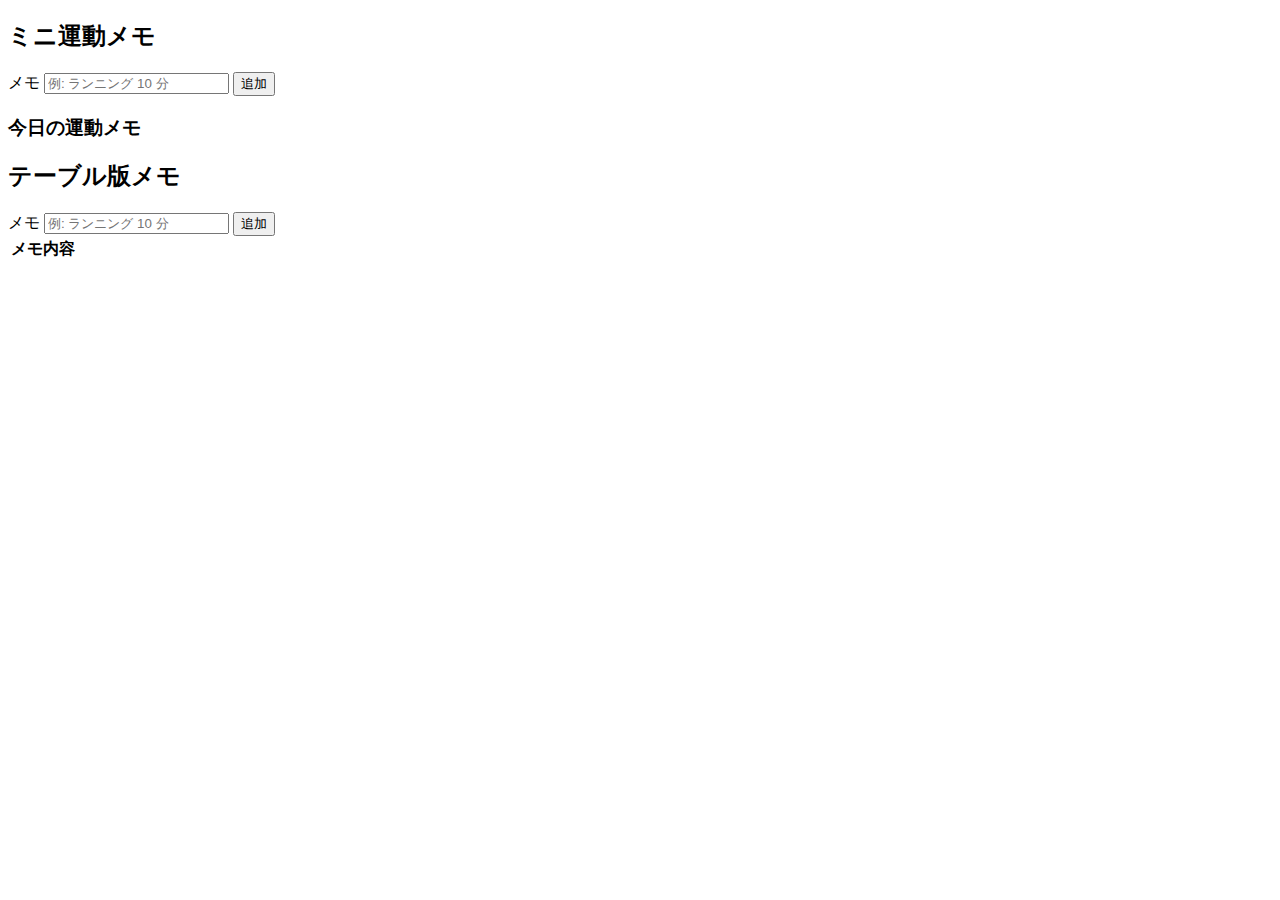
<file: index.html>
<!DOCTYPE html>
<html lang="en">
  <head>
    <meta charset="UTF-8" />
    <meta name="viewport" content="width=device-width, initial-scale=1.0" />

    <title>exercise-tracker</title>
  </head>
  <body>
    <!-- タイトルH2で作成
     ラベルを作成，インプット，サブミットのボタン
    -->
    <form id="memo-form">
      <h2>ミニ運動メモ</h2>
      <label for="memo" class="required">メモ</label>
      <input
        id="memo"
        type="text"
        required
        placeholder="例: ランニング 10 分"
      />
      <button type="submit">追加</button>
    </form>
    <!-- 追加した内容を表示するためのリスト -->
    <h3>今日の運動メモ</h3>
    <ul id="memo-list"></ul>

    <!-- テーブルメモ -->
    <h2>テーブル版メモ</h2>
    <form id="table-memo-form">
      <label for="table-memo" class="required">メモ</label>
      <input
        id="table-memo"
        type="text"
        required
        placeholder="例: ランニング 10 分"
      />
      <button type="submit">追加</button>
    </form>
    <!-- テーブルで表示する部分 -->
    <table>
      <thead>
        <!-- 表の行の定義 -->
        <tr>
          <!-- テーブルヘッダー -->
          <th>メモ内容</th>
        </tr>
      </thead>
      <!-- ここをJSで書き換える -->
      <tbody id="table-memo-body"></tbody>
    </table>

    <script src="script.js"></script>
  </body>
</html>
</file>
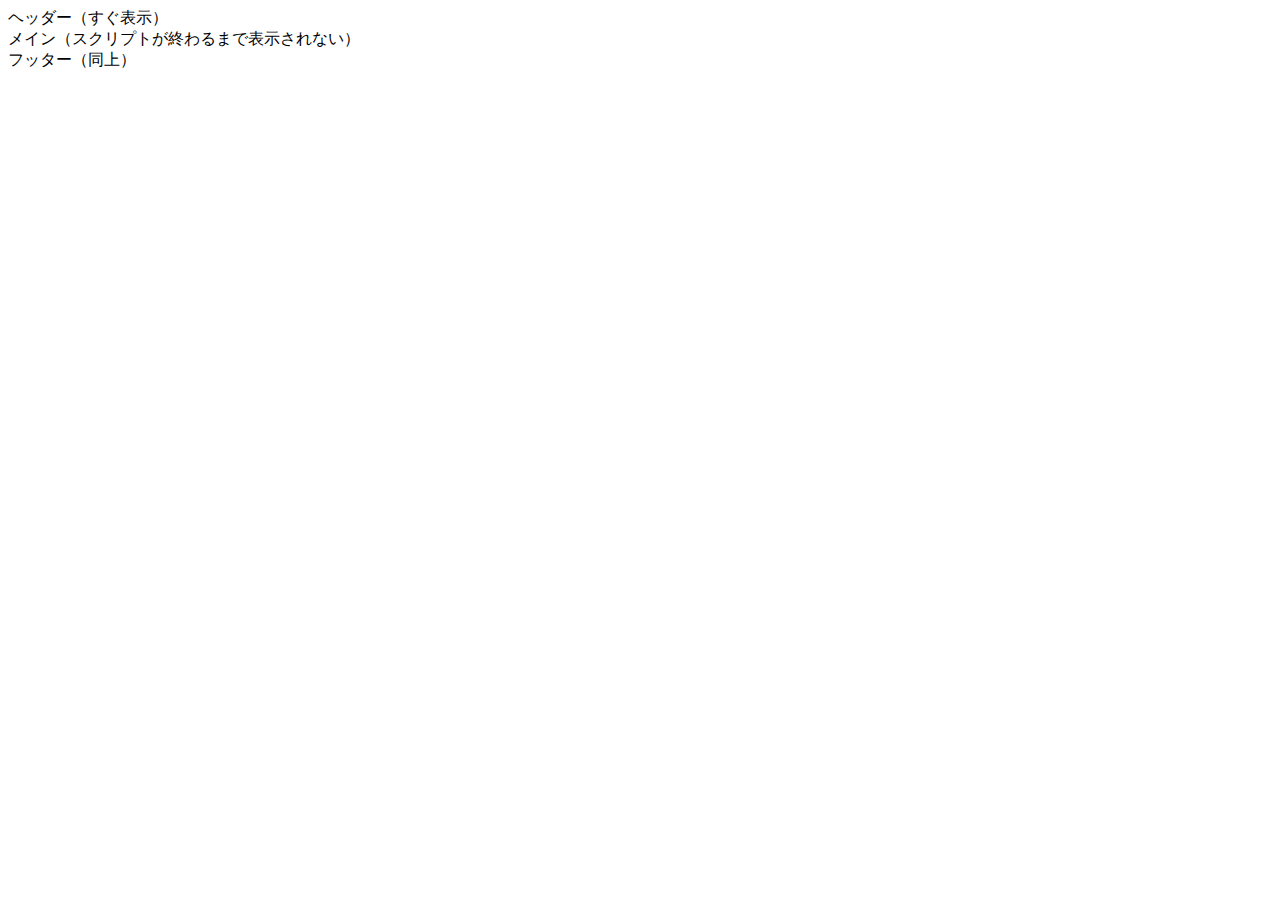
<file: defer-practice/index.html>
<!DOCTYPE html>
<html lang="en">
  <head>
    <meta charset="UTF-8" />
    <meta name="viewport" content="width=device-width, initial-scale=1.0" />
    <script defer src="block.js"></script>
    <title>Document</title>
  </head>
  <body>
    <header>ヘッダー（すぐ表示）</header>
    <main>メイン（スクリプトが終わるまで表示されない）</main>
    <footer>フッター（同上）</footer>
  </body>
</html>
</file>
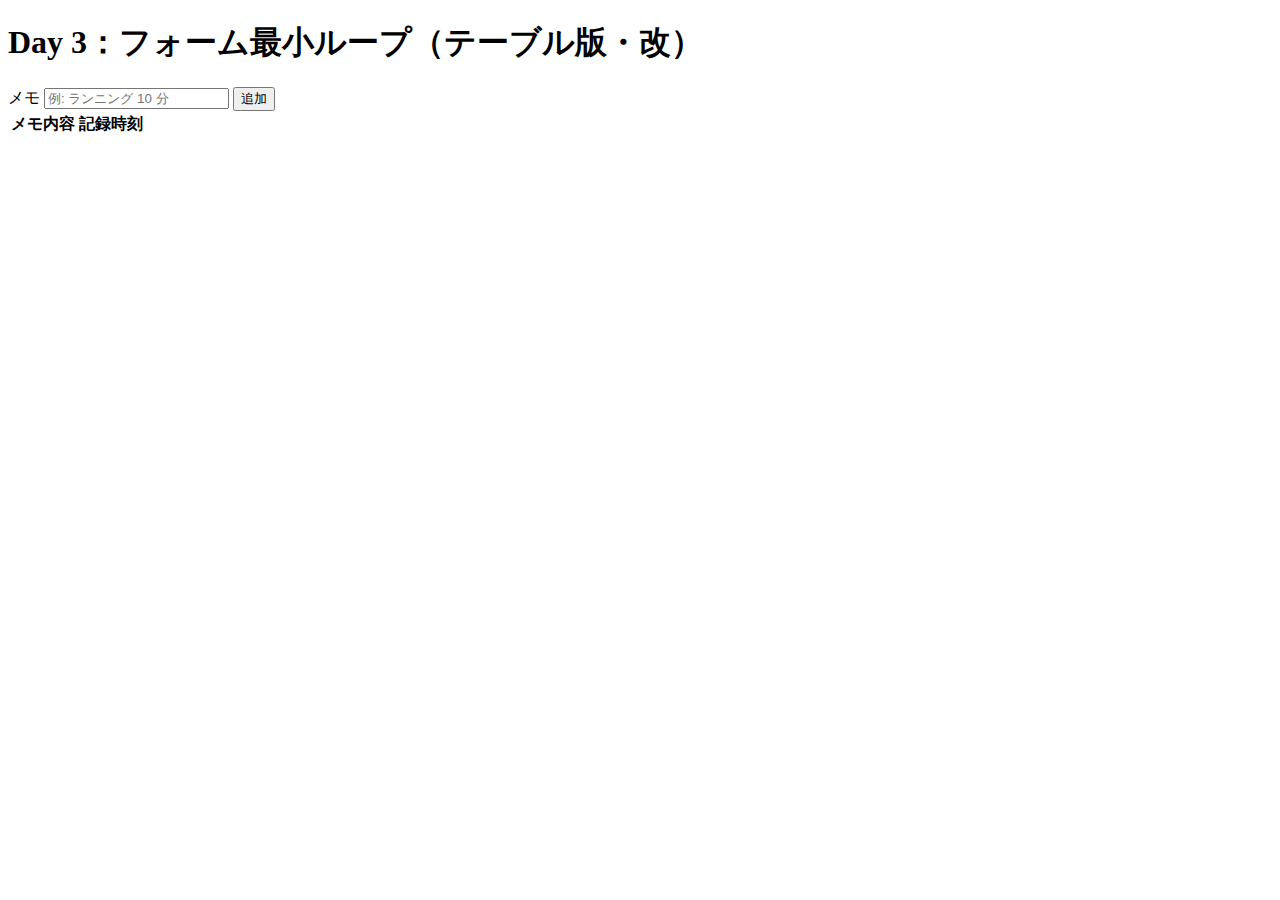
<file: descending-logs/index.html>
<!DOCTYPE html>
<html lang="ja">
  <head>
    <meta charset="utf-8" />
    <title>Day 3：フォーム最小ループ（テーブル版・改）</title>
    <style>
      /* （見た目を整えるCSS、内容は前と同じなので省略） */
    </style>
  </head>
  <body>
    <!-- TODO 虹色にする -->
    <h1>Day 3：フォーム最小ループ（テーブル版・改）</h1>

    <form id="table-memo-form">
      <label for="table-memo" class="required">メモ</label>
      <input
        id="table-memo"
        type="text"
        required
        placeholder="例: ランニング 10 分"
      />
      <!-- <input type="date" /> -->
      <button type="submit">追加</button>
    </form>

    <table>
      <thead>
        <tr>
          <th>メモ内容</th>
          <th>記録時刻</th>
        </tr>
      </thead>
      <tbody id="table-memo-body"></tbody>
    </table>

    <script src="./script.js"></script>
  </body>
</html>
</file>
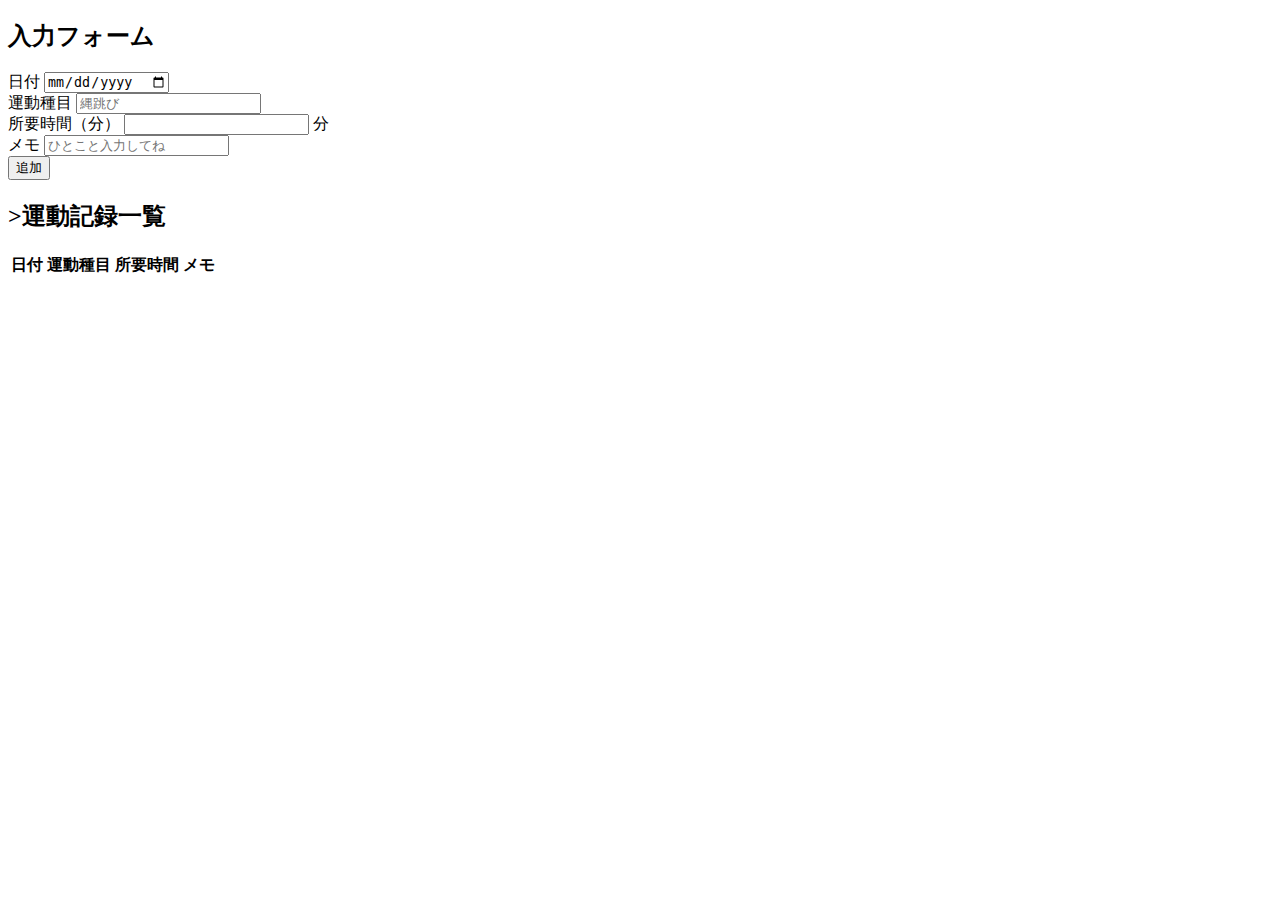
<file: 本番用ファイル/index.html>
<!DOCTYPE html>
<html lang="ja">
  <head>
    <meta charset="UTF-8" />
    <meta name="viewport" content="width=device-width, initial-scale=1.0" />
    <title>運動記録アプリ</title>
    <meta
      name="description"
      content="有酸素運動のみ記録ができるシンプルなアプリです"
    />
  </head>
  <body>
    <!-- 入力フォーム -->
    <section id="input-form-section">
      <h2>入力フォーム</h2>
      <form id="input-form">
        <!-- 日付の入力エリア -->
        <div class="form-field">
          <label for="date">日付</label>
          <input type="date" id="date" name="date" class="required" required />
        </div>
        <!-- 運動種目の入力エリア -->
        <div class="form-field">
          <label for="type">運動種目</label>
          <input
            type="text"
            id="type"
            name="type"
            class="required"
            required
            placeholder="縄跳び"
          />
        </div>
        <!-- 所要時間の入力エリア -->
        <div class="form-field">
          <label for="requiredTime">所要時間（分）</label>

          <input
            type="number"
            id="requiredTime"
            name="requiredTime"
            class="required"
            min="0"
            required
          />
          <span>分</span>
        </div>
        <!-- メモの入力エリア -->
        <div class="form-field">
          <label for="memo">メモ</label>
          <input
            type="text"
            id="memo"
            name="memo"
            placeholder="ひとこと入力してね"
          />
        </div>
        <button type="submit">追加</button>
      </form>
    </section>
    <!-- フィルターの設定画面 -->
    <!-- 記録の一覧画面 -->
    <section id="input-display-section">
      <h2>>運動記録一覧</h2>
      <table id="input-table">
        <thead>
          <tr>
            <th>日付</th>
            <th>運動種目</th>
            <th>所要時間</th>
            <th>メモ</th>
          </tr>
        </thead>
        <tbody id="table-body"></tbody>
      </table>
    </section>
    <script src="script.js"></script>
  </body>
</html>
</file>
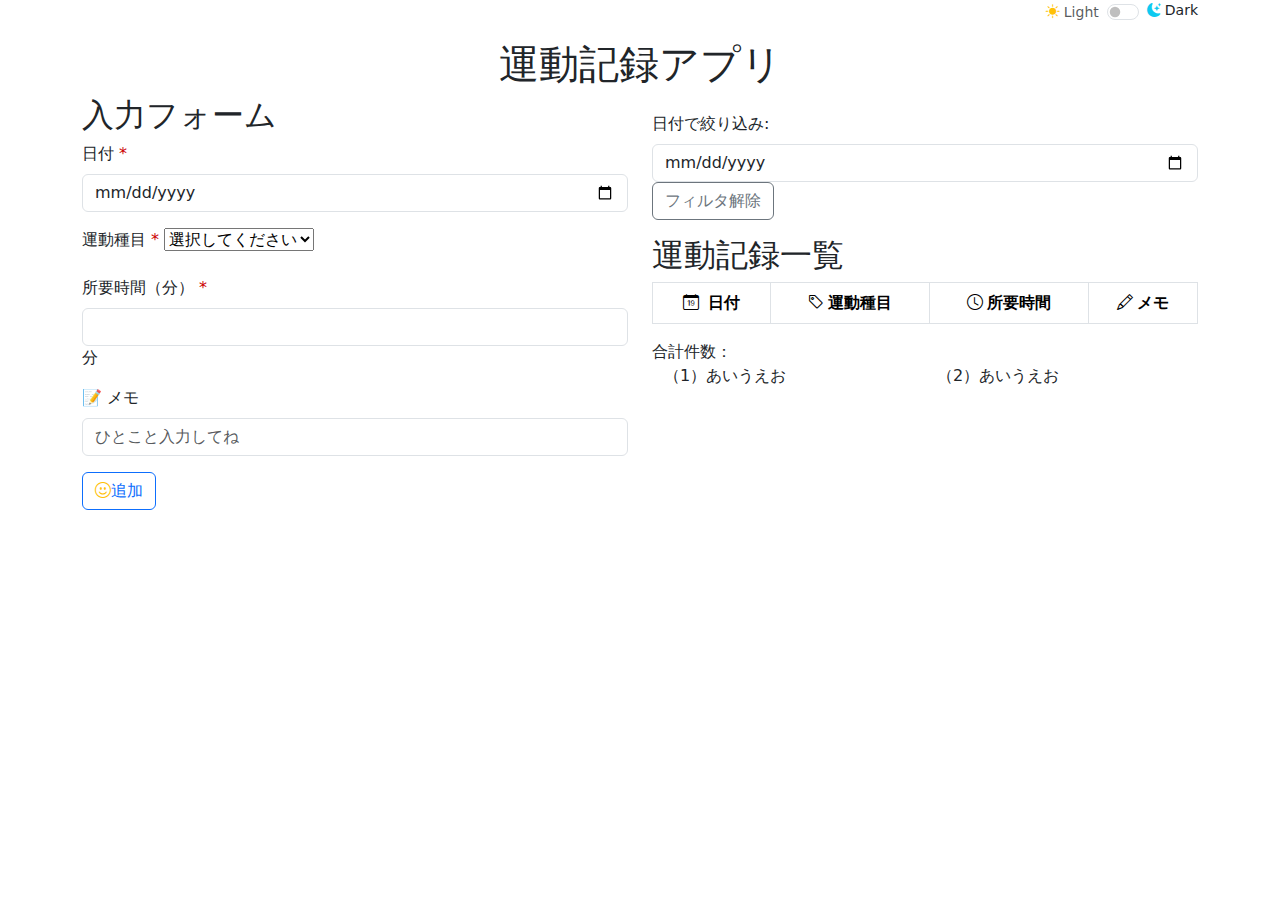
<file: 本番用ファイル/index.bootstrap.html>
<!DOCTYPE html>
<html lang="ja">
  <head>
    <meta charset="UTF-8" />
    <meta name="viewport" content="width=device-width, initial-scale=1.0" />
    <link rel="stylesheet" href="style.css" />
    <link
      href="https://cdn.jsdelivr.net/npm/bootstrap@5.3.7/dist/css/bootstrap.min.css"
      rel="stylesheet"
    />
    <link
      rel="stylesheet"
      href="https://cdn.jsdelivr.net/npm/bootstrap-icons@1.13.1/font/bootstrap-icons.min.css"
    />

    <script defer src="script.js"></script>
    <script
      defer
      src="https://cdn.jsdelivr.net/npm/bootstrap@5.3.7/dist/js/bootstrap.bundle.min.js"
    ></script>
    <title>運動記録アプリ</title>
    <meta
      name="description"
      content="有酸素運動のみ記録ができるシンプルなアプリです"
    />
  </head>
  <body>
    <div class="container">
      <!-- TODO JSでdata-bs-themeを書き換える処理を追加する -->
      <!-- テーマのモード切り替えのボタン -->
      <div>
        <div class="d-flex justify-content-end align-items-center gap-2 mb-3">
          <span class="small text-muted d-flex align-items-center gap-1">
            <i class="bi bi-sun-fill text-warning"></i>
            Light
          </span>
          <div class="form-check form-switch m-0">
            <input
              class="form-check-input"
              type="checkbox"
              role="switch"
              id="theme-toggle"
              aria-label="ライト・ダーク切り替え"
            />
            <label
              class="form-check-label small d-flex align-items-center gap-1"
              for="theme-toggle"
            >
              <i class="bi bi-moon-stars-fill text-info"></i>
              Dark
            </label>
          </div>
        </div>
      </div>
      <div class="row">
        <h1>運動記録アプリ</h1>
        <!-- 左側の列 -->
        <div id="input-form-section" class="col-md-6">
          <!-- 入力フォーム -->
          <h2>入力フォーム</h2>
          <form id="input-form">
            <!-- 日付の入力エリア -->
            <div class="form-field mb-3">
              <label for="date" class="required form-label"
                ><i class="bi bi-calender-date"></i>日付</label
              >
              <input
                type="date"
                id="date"
                name="date"
                class="form-control"
                required
              />
            </div>
            <!-- 運動種目の入力エリア -->
            <div class="form-field mb-3">
              <label for="type" class="required form-label">運動種目</label>
              <!-- <input
            type="text"
            id="type"
            name="type"
            required
            placeholder="縄跳び"
          /> -->
              <select name="type" id="type" required>
                <option value="">選択してください</option>
                <option value="あるきあるき">あるきあるき</option>
                <option value="なわとび">なわとび</option>
                <option value="ランニング">ランニング</option>
                <option value="スイミング">スイミング</option>
                <option value="ボクシング">ボクシング</option>
              </select>
            </div>
            <!-- 所要時間の入力エリア -->
            <div class="form-field mb-3">
              <label for="requiredTime" class="required form-label"
                >所要時間（分）</label
              >
              <input
                type="number"
                id="requiredTime"
                name="requiredTime"
                min="0"
                class="form-control"
                required
              />
              <span>分</span>
            </div>
            <!-- メモの入力エリア -->
            <div class="form-field mb-3">
              <label for="memo" class="form-label">
                <span role="img" aria-label="メモ">📝</span>
                メモ
              </label>
              <input
                type="text"
                id="memo"
                name="memo"
                placeholder="ひとこと入力してね"
                class="form-control"
              />
            </div>
            <button type="submit" class="btn btn-outline-primary">
              <span
                class="bi-emoji-smile text-warning"
                aria-hidden="true"
              ></span
              >追加
            </button>
            <!-- <input type="reset" />
        <input type="button" />
        <input type="submit" /> -->
          </form>
        </div>
        <!-- 右側の列 -->
        <div class="col-md-6">
          <!-- フィルターの設定画面 -->
          <div class="mb-3 mt-3">
            <label for="filter-date" class="form-label">日付で絞り込み:</label>
            <input
              type="date"
              id="filter-date"
              name="filter-date"
              class="form-control"
            />
            <button
              id="clear-filter"
              type="button"
              class="btn btn-outline-secondary"
            >
              フィルタ解除
            </button>
          </div>
          <!-- 記録の一覧画面 -->
          <section id="input-display-section">
            <h2>運動記録一覧</h2>
            <table id="input-table" class="table table-bordered table-striped">
              <thead>
                <tr>
                  <th class="text-center">
                    <i class="bi bi-calendar-date"></i>
                    <span class="d-none d-md-inline ms-1">日付</span>
                  </th>
                  <th class="text-center">
                    <i class="bi bi-tag"></i
                    ><span class="d-none d-md-inline ms-1">運動種目</span>
                  </th>
                  <th class="text-center">
                    <i class="bi bi-clock"></i
                    ><span class="d-none d-md-inline ms-1">所要時間</span>
                  </th>
                  <th class="text-center">
                    <i class="bi bi-pencil"></i
                    ><span class="d-none d-md-inline ms-1">メモ</span>
                  </th>
                </tr>
              </thead>
              <tbody id="table-body"></tbody>
            </table>
            <div>
              <span>合計件数：</span>
              <span id="total-count"></span>
            </div>
          </section>
          <div class="container">
            <div class="row">
              <div class="col-md-6">
                <p>（1）あいうえお</p>
              </div>
              <div class="col-md-6">
                <p>（2）あいうえお</p>
              </div>
            </div>
          </div>
        </div>
      </div>
    </div>
  </body>
</html>
</file>
<file: 本番用ファイル/style.css>
h1 {
  color: rgb(222, 169, 227);
  text-align: center;
}

body {
  font-family: sans-serif; /* どのPCでも綺麗に見える、ゴシック体のフォント */
  margin: 16px; /* 画面の端っこに、少しだけ余白を作る */
}

/* class="required"がついてるラベルの、後ろに「 *」を追加する */
.required::after {
  content: " *";
  color: #c00; /* ちょっと目立つように、赤色で */
}

table {
  border-collapse: collapse; /* テーブルの線を、二重線じゃなく一本線にする */
}

th,
td {
  border: 1px solid #000; /* テーブルのマスに、黒い枠線をつける */
  text-align: left; /* マスの中の文字を、左揃えにする */
}
</file>
